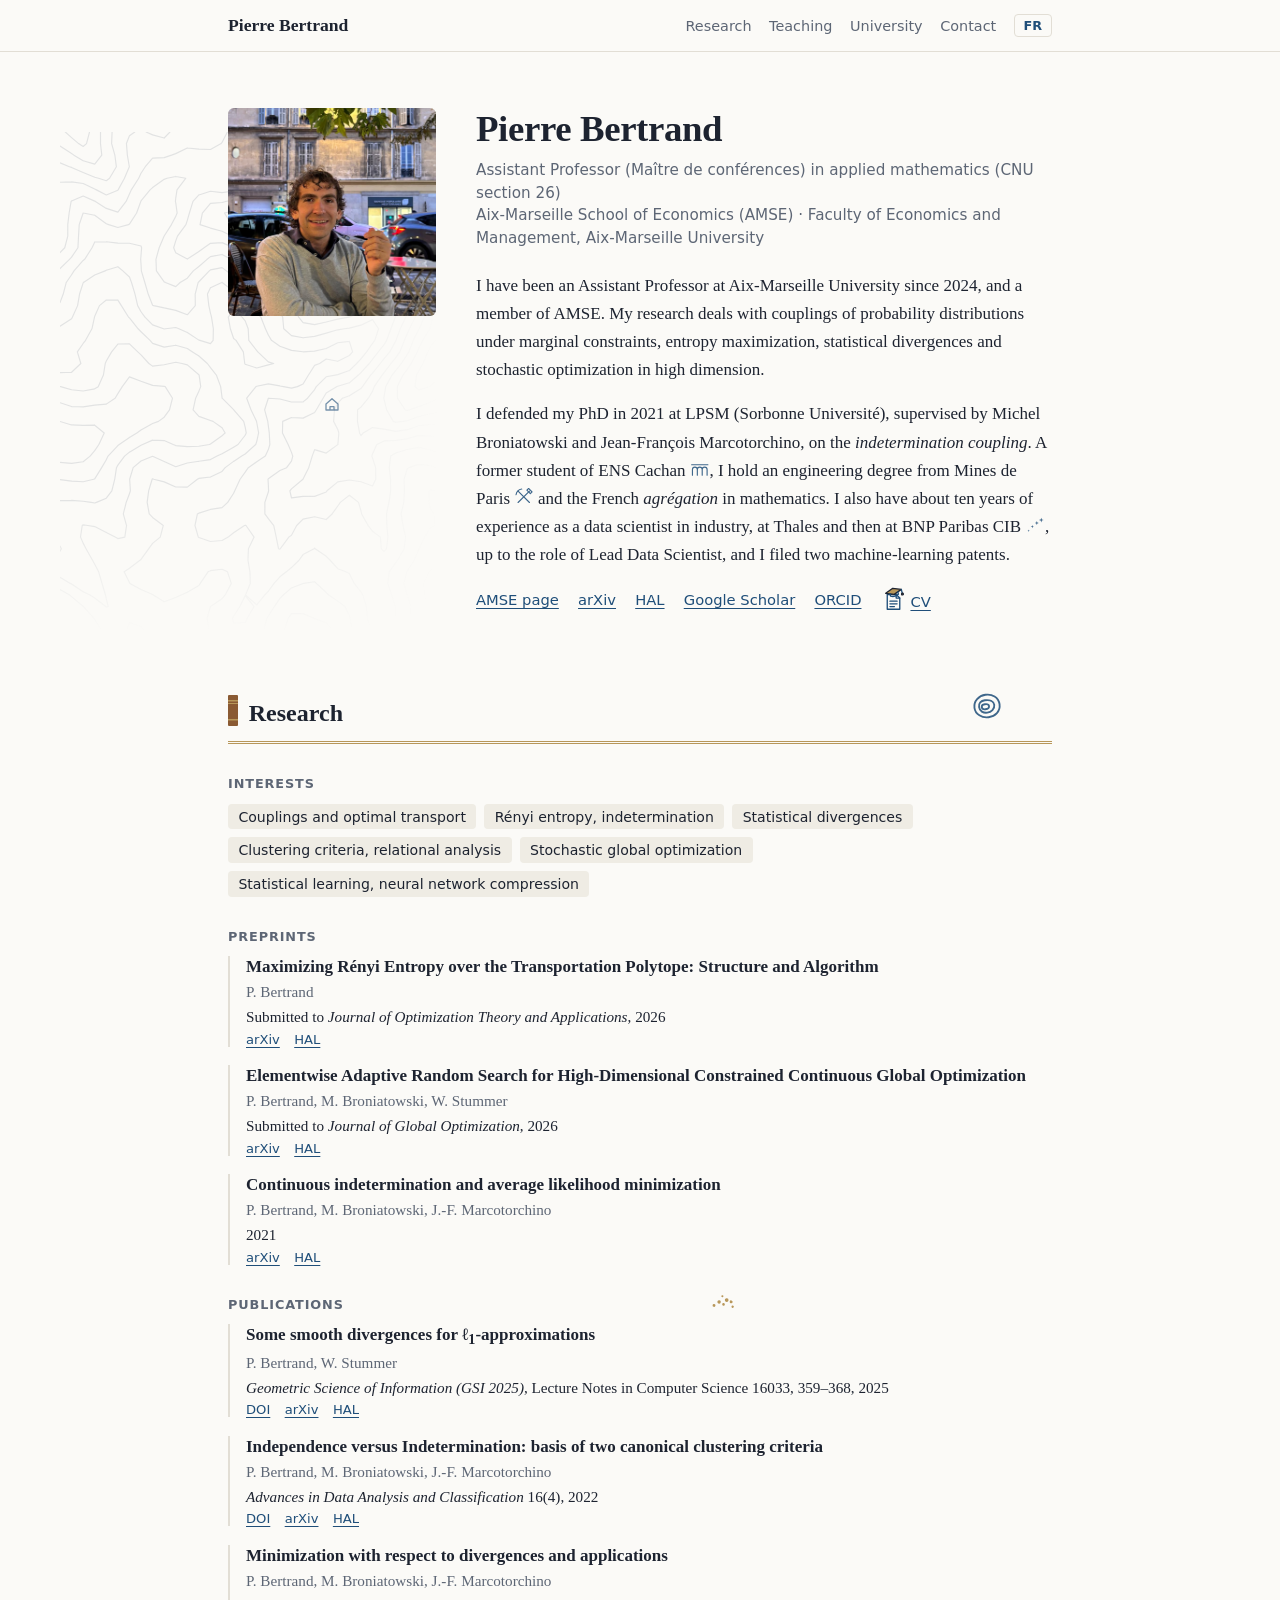
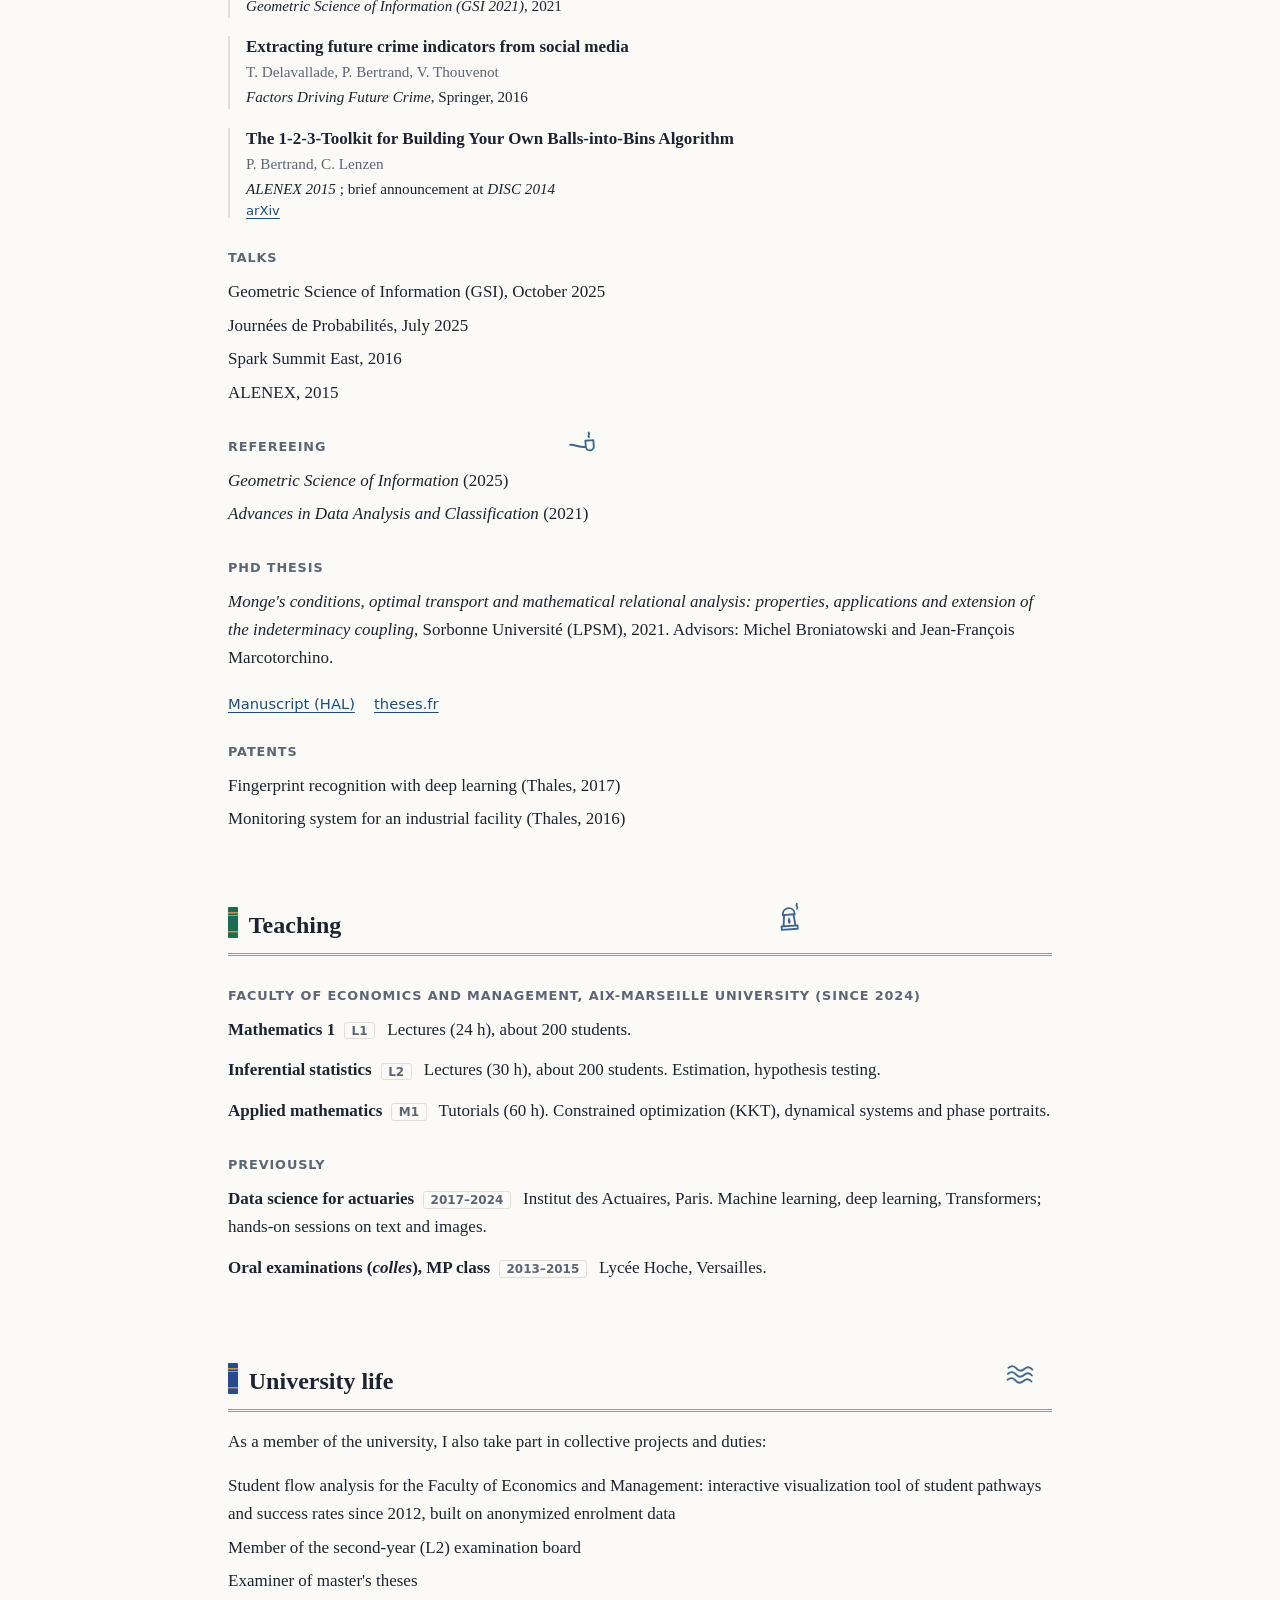
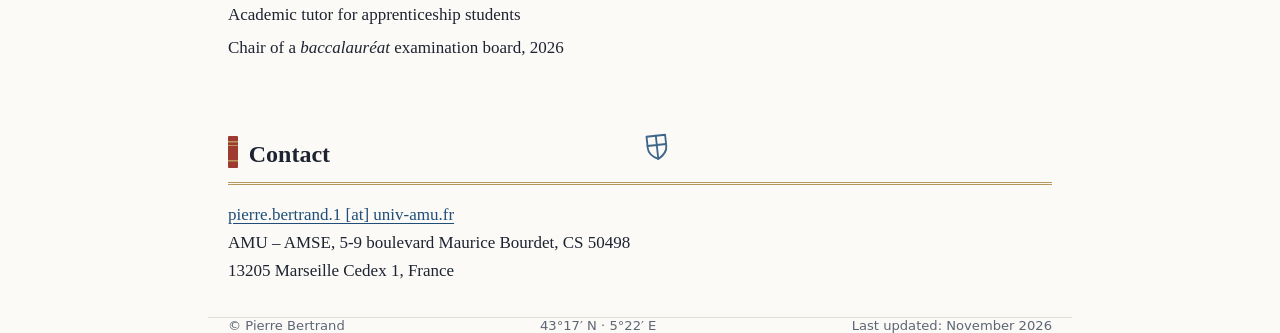
<file: index.html>
<!doctype html>
<html lang="fr" data-lang="fr">
<head>
<meta charset="utf-8">
<meta name="viewport" content="width=device-width, initial-scale=1">
<title>Pierre Bertrand — AMSE, Aix-Marseille Université</title>
<meta name="description" content="Pierre Bertrand, maître de conférences à Aix-Marseille Université (AMSE). Couplages, entropie, divergences, optimisation stochastique.">
<link rel="canonical" href="https://pierre-bertrand-hume.github.io/">
<meta name="google-site-verification" content="5UmRPym69X3iqyYUQ9qv3D2G5dwbES6RFuji7EnTnl0">
<link rel="stylesheet" href="style.css">
<link rel="icon" type="image/svg+xml" href="favicon.svg">
<script>
  // Langue : choix mémorisé, sinon langue du navigateur.
  (function () {
    var l = null;
    try { l = localStorage.getItem("lang"); } catch (e) {}
    if (l !== "fr" && l !== "en") l = (navigator.language || "fr").slice(0, 2) === "fr" ? "fr" : "en";
    document.documentElement.setAttribute("data-lang", l);
    document.documentElement.lang = l;
  })();
</script>
</head>
<body>

<!-- Pictogrammes reutilises dans le texte -->
<svg width="0" height="0" style="position:absolute" aria-hidden="true">
  <symbol id="g-mines" viewBox="0 0 24 24"><path d="M5 19 19 5M19 19 5 5"/><path d="M2.5 9.5Q3.5 3.5 9.5 2.5"/><rect x="16" y="3.5" width="6" height="3" transform="rotate(45 19 5)"/></symbol>
  <symbol id="g-cachan" viewBox="0 0 24 24"><path d="M2 7h20M3 20v-7a3 3 0 0 1 6 0v7M9 13a3 3 0 0 1 6 0v7M15 13a3 3 0 0 1 6 0v7"/></symbol>
  <symbol id="g-bnp" viewBox="0 0 24 24"><path d="M4.5 16.5Q4.5 18 6 18Q4.5 18 4.5 19.5Q4.5 18 3 18Q4.5 18 4.5 16.5zM9 11Q9 13 11 13Q9 13 9 15Q9 13 7 13Q9 13 9 11zM14.5 6Q14.5 8.5 17 8.5Q14.5 8.5 14.5 11Q14.5 8.5 12 8.5Q14.5 8.5 14.5 6zM20 2Q20 5 23 5Q20 5 20 8Q20 5 17 5Q20 5 20 2z"/></symbol>
</svg>

<header class="top">
  <div class="wrap top-in">
    <a class="brand" href="#accueil">Pierre Bertrand</a>
    <nav>
      <a href="#recherche"><span class="fr">Recherche</span><span class="en">Research</span></a>
      <a href="#enseignement"><span class="fr">Enseignement</span><span class="en">Teaching</span></a>
      <a href="#responsabilites"><span class="fr">Université</span><span class="en">University</span></a>
      <a href="#contact">Contact</a>
      <button id="lang" type="button" aria-label="Changer de langue / Switch language">
        <span class="fr">EN</span><span class="en">FR</span>
      </button>
    </nav>
  </div>
</header>

<main class="wrap">

<!-- ───────── Accueil ───────── -->
<section id="accueil" class="hero">
  <!-- Courbes de niveau en fond -->
  <img class="topo" src="assets/topo.svg" alt="">
  <svg class="maison" viewBox="0 0 24 24" aria-hidden="true"><path d="M3 21v-9l9-8 9 8v9zM9 21v-5h6v5"/></svg>
  <div class="photo"><img src="assets/photo.jpg" alt="Pierre Bertrand" width="1200" height="1600"></div>
  <div>
    <h1>Pierre Bertrand</h1>
    <p class="role">
      <span class="fr">Maître de conférences en mathématiques appliquées (section CNU 26)<br>Aix-Marseille School of Economics (AMSE) · Faculté d'économie et de gestion, Aix-Marseille Université</span>
      <span class="en">Assistant Professor (Maître de conférences) in applied mathematics (CNU section 26)<br>Aix-Marseille School of Economics (AMSE) · Faculty of Economics and Management, Aix-Marseille University</span>
    </p>

    <div class="fr">
      <p>Je suis maître de conférences à Aix-Marseille Université depuis 2024, membre de l'AMSE. Mes travaux portent sur les couplages de lois de probabilité sous contraintes de marges, la maximisation d'entropie, les divergences statistiques et l'optimisation stochastique en grande dimension.</p>
      <p>J'ai soutenu ma thèse en 2021 au LPSM (Sorbonne Université), sous la direction de Michel Broniatowski et Jean-François Marcotorchino, sur le <em>couplage d'indétermination</em>. Ancien élève de l'ENS Cachan<svg class="clin mot"><use href="#g-cachan"/></svg>, ingénieur des Mines de Paris<svg class="clin mot"><use href="#g-mines"/></svg> et agrégé de mathématiques, j'ai aussi une dizaine d'années d'expérience de data scientist dans l'industrie, chez Thales puis chez BNP Paribas CIB<svg class="clin mot plein"><use href="#g-bnp"/></svg>, jusqu'au rôle de Lead Data Scientist, et j'ai déposé deux brevets en apprentissage automatique.</p>
    </div>
    <div class="en">
      <p>I have been an Assistant Professor at Aix-Marseille University since 2024, and a member of AMSE. My research deals with couplings of probability distributions under marginal constraints, entropy maximization, statistical divergences and stochastic optimization in high dimension.</p>
      <p>I defended my PhD in 2021 at LPSM (Sorbonne Université), supervised by Michel Broniatowski and Jean-François Marcotorchino, on the <em>indetermination coupling</em>. A former student of ENS Cachan<svg class="clin mot"><use href="#g-cachan"/></svg>, I hold an engineering degree from Mines de Paris<svg class="clin mot"><use href="#g-mines"/></svg> and the French <em>agrégation</em> in mathematics. I also have about ten years of experience as a data scientist in industry, at Thales and then at BNP Paribas CIB<svg class="clin mot plein"><use href="#g-bnp"/></svg>, up to the role of Lead Data Scientist, and I filed two machine-learning patents.</p>
    </div>

    <p class="links">
      <a href="https://www.amse-aixmarseille.fr/fr/membres/bertrandp"><span class="fr">Page AMSE</span><span class="en">AMSE page</span></a>
      <a href="https://arxiv.org/search/?searchtype=author&amp;query=Bertrand%2C+Pierre+Jean-Claude+Robert">arXiv</a>
      <a href="https://hal.science/search/index?q=%22Pierre+Bertrand%22+Broniatowski">HAL</a>
      <a href="https://scholar.google.com/citations?user=iDFG1zYAAAAJ">Google Scholar</a>
      <a href="https://orcid.org/0000-0003-0838-8161">ORCID</a>
      <a class="cv" href="assets/CV_Pierre_Bertrand.pdf" target="_blank" rel="noopener"><svg viewBox="0 0 28 28" aria-hidden="true"><path d="M7 9.500h10l4 4V26H7z"/><path d="M17 9.500v4h4M10 17h8M10 20h8M10 23h5"/><g transform="rotate(-14 14 6)"><path class="toque" d="M5 6l9-3.500L23 6l-9 3.500z"/><path d="M9.500 7.800v2.600c2.800 1.600 6.200 1.600 9 0V7.800M23 6v4.500"/><circle class="toque" cx="23" cy="11.300" r="1"/></g></svg>CV</a>
    </p>
  </div>
</section>

<!-- ───────── Recherche ───────── -->
<section id="recherche">
  <h2><span class="fr">Recherche</span><span class="en">Research</span><svg class="clin" style="margin-right:6%;transform:rotate(-8deg)" viewBox="0 0 24 24" aria-hidden="true"><path d="M12 3.500c5 0 9.500 3 9.500 8.500s-4.500 8.500-9.500 8.500S2.500 17 2.500 12 7 3.500 12 3.500zM11 7.500c3.500 0 6.500 1.500 6.500 4.500s-3 5-6 5-5.500-2-5.500-5 2-4.500 5-4.500zM10.500 10.500c1.500 0 3 .5 3 1.750s-1.500 2-3 2S8 13.500 8 12.250s1-1.750 2.500-1.750z"/></svg></h2>

  <h3><span class="fr">Centres d'intérêt</span><span class="en">Interests</span></h3>
  <ul class="tags">
    <li><span class="fr">Couplages et transport optimal</span><span class="en">Couplings and optimal transport</span></li>
    <li><span class="fr">Entropie de Rényi, indétermination</span><span class="en">Rényi entropy, indetermination</span></li>
    <li><span class="fr">Divergences statistiques</span><span class="en">Statistical divergences</span></li>
    <li><span class="fr">Critères de clustering, analyse relationnelle</span><span class="en">Clustering criteria, relational analysis</span></li>
    <li><span class="fr">Optimisation globale stochastique</span><span class="en">Stochastic global optimization</span></li>
    <li><span class="fr">Apprentissage statistique, compression de réseaux de neurones</span><span class="en">Statistical learning, neural network compression</span></li>
  </ul>

  <h3><span class="fr">Prépublications</span><span class="en">Preprints</span></h3>
  <ol class="pubs">
    <li>
      <span class="t">Maximizing Rényi Entropy over the Transportation Polytope: Structure and Algorithm</span>
      <span class="a">P. Bertrand</span>
      <span class="v"><span class="fr">Soumis à</span><span class="en">Submitted to</span> <em>Journal of Optimization Theory and Applications</em>, 2026</span>
      <span class="l"><a href="https://arxiv.org/abs/2601.09347">arXiv</a><a href="https://hal.science/hal-05457049">HAL</a></span>
    </li>
    <li>
      <span class="t">Elementwise Adaptive Random Search for High-Dimensional Constrained Continuous Global Optimization</span>
      <span class="a">P. Bertrand, M. Broniatowski, W. Stummer</span>
      <span class="v"><span class="fr">Soumis à</span><span class="en">Submitted to</span> <em>Journal of Global Optimization</em>, 2026</span>
      <span class="l"><a href="https://arxiv.org/abs/2503.23864">arXiv</a><a href="https://hal.science/hal-05010725">HAL</a></span>
    </li>
    <li>
      <span class="t">Continuous indetermination and average likelihood minimization</span>
      <span class="a">P. Bertrand, M. Broniatowski, J.-F. Marcotorchino</span>
      <span class="v">2021</span>
      <span class="l"><a href="https://arxiv.org/abs/2105.01348">arXiv</a><a href="https://hal.science/hal-03215096">HAL</a></span>
    </li>
  </ol>

  <h3>Publications<svg class="clin plein" style="margin-right:38%;transform:rotate(6deg)" viewBox="0 0 24 24" aria-hidden="true"><circle cx="5.500" cy="14.500" r="1.100"/><circle cx="9" cy="11.500" r="1.300"/><circle cx="12.500" cy="13" r="1"/><circle cx="14.500" cy="9.500" r="1.400"/><circle cx="18" cy="10.500" r="1.100"/><circle cx="19.500" cy="14" r=".9"/><circle cx="11" cy="7" r=".8"/></svg></h3>
  <ol class="pubs">
    <li>
      <span class="t">Some smooth divergences for ℓ<sub>1</sub>-approximations</span>
      <span class="a">P. Bertrand, W. Stummer</span>
      <span class="v"><em>Geometric Science of Information (GSI 2025)</em>, Lecture Notes in Computer Science 16033, 359–368, 2025</span>
      <span class="l"><a href="https://doi.org/10.1007/978-3-032-03918-7_37">DOI</a><a href="https://arxiv.org/abs/2511.00219">arXiv</a><a href="https://hal.science/hal-05142505">HAL</a></span>
    </li>
    <li>
      <span class="t">Independence versus Indetermination: basis of two canonical clustering criteria</span>
      <span class="a">P. Bertrand, M. Broniatowski, J.-F. Marcotorchino</span>
      <span class="v"><em>Advances in Data Analysis and Classification</em> 16(4), 2022</span>
      <span class="l"><a href="https://doi.org/10.1007/s11634-021-00484-1">DOI</a><a href="https://arxiv.org/abs/2007.08820">arXiv</a><a href="https://hal.science/hal-02901167">HAL</a></span>
    </li>
    <li>
      <span class="t">Minimization with respect to divergences and applications</span>
      <span class="a">P. Bertrand, M. Broniatowski, J.-F. Marcotorchino</span>
      <span class="v"><em>Geometric Science of Information (GSI 2021)</em>, 2021</span>
    </li>
    <li>
      <span class="t">Extracting future crime indicators from social media</span>
      <span class="a">T. Delavallade, P. Bertrand, V. Thouvenot</span>
      <span class="v"><em>Factors Driving Future Crime</em>, Springer, 2016</span>
    </li>
    <li>
      <span class="t">The 1-2-3-Toolkit for Building Your Own Balls-into-Bins Algorithm</span>
      <span class="a">P. Bertrand, C. Lenzen</span>
      <span class="v"><em>ALENEX 2015</em> ; <span class="fr">annonce courte à</span><span class="en">brief announcement at</span> <em>DISC 2014</em></span>
      <span class="l"><a href="https://arxiv.org/abs/1407.8433">arXiv</a></span>
    </li>
  </ol>

  <h3><span class="fr">Exposés</span><span class="en">Talks</span></h3>
  <ul class="plain">
    <li>Geometric Science of Information (GSI), <span class="fr">octobre 2025</span><span class="en">October 2025</span></li>
    <li>Journées de Probabilités, <span class="fr">juillet 2025</span><span class="en">July 2025</span></li>
    <li>Spark Summit East, 2016</li>
    <li>ALENEX, 2015</li>
  </ul>

  <h3><span class="fr">Relecture d'articles</span><span class="en">Refereeing</span><svg class="clin" style="margin-right:55%;transform:rotate(-5deg)" viewBox="0 0 24 24" aria-hidden="true"><path d="M14 9h6v4.500a3 3 0 0 1-6 0zM14 13.500C10 14 7 11.500 2.500 11M17 6.500c-1-1.500 1-2 0-3.500"/></svg></h3>
  <ul class="plain">
    <li><em>Geometric Science of Information</em> (2025)</li>
    <li><em>Advances in Data Analysis and Classification</em> (2021)</li>
  </ul>

  <h3><span class="fr">Thèse</span><span class="en">PhD thesis</span></h3>
  <p>
    <span class="fr"><em>Conditions de Monge, transport optimal et pont relationnel : propriétés, applications et extension du couplage d'indétermination</em>, Sorbonne Université (LPSM), 2021. Direction : Michel Broniatowski et Jean-François Marcotorchino.</span>
    <span class="en"><em>Monge's conditions, optimal transport and mathematical relational analysis: properties, applications and extension of the indeterminacy coupling</em>, Sorbonne Université (LPSM), 2021. Advisors: Michel Broniatowski and Jean-François Marcotorchino.</span>
  </p>
  <p class="links">
    <a href="https://theses.hal.science/tel-03602842"><span class="fr">Manuscrit (HAL)</span><span class="en">Manuscript (HAL)</span></a>
    <a href="https://theses.fr/2021SORUS368">theses.fr</a>
  </p>

  <h3><span class="fr">Brevets</span><span class="en">Patents</span></h3>
  <ul class="plain">
    <li><span class="fr">Reconnaissance d'empreintes digitales par apprentissage profond (Thales, 2017)</span><span class="en">Fingerprint recognition with deep learning (Thales, 2017)</span></li>
    <li><span class="fr">Système de surveillance d'une installation industrielle (Thales, 2016)</span><span class="en">Monitoring system for an industrial facility (Thales, 2016)</span></li>
  </ul>
</section>

<!-- ───────── Enseignement ───────── -->
<section id="enseignement">
  <h2><span class="fr">Enseignement</span><span class="en">Teaching</span><svg class="clin" style="margin-right:30%;transform:rotate(-4deg)" viewBox="0 0 24 24" aria-hidden="true"><path d="M7.500 9.500c0-6.500 9-6.500 9 0M9 9.500h6M8.500 9.500h7l1 8.500h-9zM6 18h12v2.500H6zM18.500 5.500c1.300-1.300-1.200-2.200.1-3.800"/><path fill="currentColor" stroke="none" d="M12 16.500c-2-1.600-.6-3.600 0-5.500.6 1.900 2 3.900 0 5.500z"/></svg></h2>

  <h3><span class="fr">Faculté d'économie et de gestion, Aix-Marseille Université (depuis 2024)</span><span class="en">Faculty of Economics and Management, Aix-Marseille University (since 2024)</span></h3>
  <ul class="courses">
    <li>
      <b><span class="fr">Mathématiques 1</span><span class="en">Mathematics 1</span></b> <i>L1</i>
      <span class="fr">Cours magistral (24 h), environ 200 étudiants.</span>
      <span class="en">Lectures (24 h), about 200 students.</span>
    </li>
    <li>
      <b><span class="fr">Statistiques inférentielles</span><span class="en">Inferential statistics</span></b> <i>L2</i>
      <span class="fr">Cours magistral (30 h), environ 200 étudiants. Estimation, tests statistiques.</span>
      <span class="en">Lectures (30 h), about 200 students. Estimation, hypothesis testing.</span>
    </li>
    <li>
      <b><span class="fr">Mathématiques appliquées</span><span class="en">Applied mathematics</span></b> <i>M1</i>
      <span class="fr">Travaux dirigés (60 h). Optimisation sous contraintes (KKT), systèmes dynamiques et portraits de phase.</span>
      <span class="en">Tutorials (60 h). Constrained optimization (KKT), dynamical systems and phase portraits.</span>
    </li>
  </ul>

  <h3><span class="fr">Auparavant</span><span class="en">Previously</span></h3>
  <ul class="courses">
    <li>
      <b><span class="fr">Data science pour l'actuariat</span><span class="en">Data science for actuaries</span></b> <i>2017–2024</i>
      <span class="fr">Institut des Actuaires, Paris. Apprentissage automatique, apprentissage profond, Transformers ; travaux pratiques sur texte et images.</span>
      <span class="en">Institut des Actuaires, Paris. Machine learning, deep learning, Transformers; hands-on sessions on text and images.</span>
    </li>
    <li>
      <b><span class="fr">Interrogations orales en MP</span><span class="en">Oral examinations (<em>colles</em>), MP class</span></b> <i>2013–2015</i>
      <span class="fr">Lycée Hoche, Versailles.</span>
      <span class="en">Lycée Hoche, Versailles.</span>
    </li>
  </ul>
</section>

<!-- ───────── Responsabilités ───────── -->
<section id="responsabilites">
  <h2><span class="fr">Vie de l'université</span><span class="en">University life</span><svg class="clin" style="margin-right:2%;transform:rotate(4deg)" viewBox="0 0 24 24" aria-hidden="true"><path d="M3 8c2-2 4-2 6 0s4 2 6 0 4-2 6 0M3 12.500c2-2 4-2 6 0s4 2 6 0 4-2 6 0M3 17c2-2 4-2 6 0s4 2 6 0 4-2 6 0"/></svg></h2>
  <p>
    <span class="fr">En tant que membre de l'université, je prends aussi part à des projets et à des tâches collectives :</span>
    <span class="en">As a member of the university, I also take part in collective projects and duties:</span>
  </p>
  <ul class="plain">
    <li><span class="fr">Analyse des flux d'étudiants de la Faculté d'économie et de gestion : outil de visualisation interactive des parcours et de la réussite depuis 2012, à partir des données d'inscription anonymisées</span><span class="en">Student flow analysis for the Faculty of Economics and Management: interactive visualization tool of student pathways and success rates since 2012, built on anonymized enrolment data</span></li>
    <li><span class="fr">Membre du jury de L2</span><span class="en">Member of the second-year (L2) examination board</span></li>
    <li><span class="fr">Rapporteur de mémoires de master</span><span class="en">Examiner of master's theses</span></li>
    <li><span class="fr">Tuteur référent d'étudiants en apprentissage</span><span class="en">Academic tutor for apprenticeship students</span></li>
    <li><span class="fr">Président de jury du baccalauréat, session 2026</span><span class="en">Chair of a <em>baccalauréat</em> examination board, 2026</span></li>  </ul>
</section>

<!-- ───────── Contact ───────── -->
<section id="contact">
  <h2>Contact<svg class="clin" style="margin-right:46%;transform:rotate(-6deg)" viewBox="0 0 24 24" aria-hidden="true"><path d="M5 3.500h14v8.500c0 5-4 7.500-7 9-3-1.500-7-4-7-9z"/><path d="M12 3.500V21M5 10.500h14"/></svg></h2>
  <p>
    <a id="mail" href="#contact">pierre.bertrand.1 [at] univ-amu.fr</a><br>
    AMU – AMSE, 5-9 boulevard Maurice Bourdet, CS 50498<br>
    13205 Marseille Cedex 1, France
  </p>
</section>

</main>

<footer class="wrap">
  <span>© Pierre Bertrand</span>
  <span>43°17′ N · 5°22′ E</span>
  <span><span class="fr">Mise à jour : novembre 2026</span><span class="en">Last updated: November 2026</span></span>
</footer>

<script>
  document.getElementById("lang").addEventListener("click", function () {
    var h = document.documentElement;
    var l = h.getAttribute("data-lang") === "fr" ? "en" : "fr";
    h.setAttribute("data-lang", l);
    h.lang = l;
    try { localStorage.setItem("lang", l); } catch (e) {}
  });
  // Adresse reconstituée au clic, pour limiter le spam.
  document.getElementById("mail").addEventListener("click", function (e) {
    e.preventDefault();
    location.href = "mailto:" + ["pierre.bertrand.1", "univ-amu.fr"].join("@");
  });
</script>
</body>
</html>
</file>
<file: style.css>
:root {
  --bg: #fbfaf7;
  --fg: #1d2330;
  --muted: #5d6675;
  --rule: #e2ded5;
  --accent: #1f4e79;
  --tag: #efece4;
  --gold: #b8975a;
  --serif: "Iowan Old Style", "Palatino Linotype", Palatino, "Book Antiqua", Georgia, serif;
  --sans: system-ui, -apple-system, "Segoe UI", Roboto, "Helvetica Neue", Arial, sans-serif;
}
@media (prefers-color-scheme: dark) {
  :root {
    --bg: #14171c;
    --fg: #e6e3dc;
    --muted: #9aa2af;
    --rule: #2b3038;
    --accent: #8fbbe6;
    --tag: #1f242c;
  }
}

* { box-sizing: border-box; }
html { scroll-behavior: smooth; scroll-padding-top: 4.5rem; }
body {
  margin: 0;
  background: var(--bg);
  color: var(--fg);
  font: 17px/1.65 var(--serif);
  -webkit-text-size-adjust: 100%;
}

/* Bilingue : on masque la langue inactive. */
html[data-lang="fr"] .en,
html[data-lang="en"] .fr { display: none !important; }

.wrap { max-width: 54rem; margin: 0 auto; padding: 0 1.25rem; }

a { color: var(--accent); text-decoration-thickness: 1px; text-underline-offset: 3px; }
a:hover { text-decoration-thickness: 2px; }

/* En-tête */
.top {
  position: sticky; top: 0; z-index: 10;
  background: var(--bg);
  border-bottom: 1px solid var(--rule);
}
.top-in {
  display: flex; align-items: center; justify-content: space-between;
  gap: 1rem; flex-wrap: wrap;
  padding-top: .7rem; padding-bottom: .7rem;
}
.brand { font-weight: 700; font-size: 1.1rem; color: var(--fg); text-decoration: none; }
nav { display: flex; align-items: center; gap: 1.1rem; flex-wrap: wrap; font: 500 .9rem var(--sans); }
nav a { color: var(--muted); text-decoration: none; }
nav a:hover { color: var(--accent); }
#lang {
  font: 600 .8rem var(--sans);
  color: var(--accent); background: none;
  border: 1px solid var(--rule); border-radius: 4px;
  padding: .2rem .55rem; cursor: pointer;
}
#lang:hover { border-color: var(--accent); }

/* Accueil */
.hero {
  display: grid; grid-template-columns: 13rem 1fr; gap: 2.5rem;
  align-items: start;
  padding-top: 3.5rem;
}
/* Cadre carré ; l'image est recadrée et zoomée sur le visage.
   Pour ajuster : scale = zoom, transform-origin = point visé (x y). */
.photo { width: 100%; aspect-ratio: 1; border-radius: 6px; overflow: hidden; }
.photo img {
  width: 100%; height: 100%; display: block;
  object-fit: cover; object-position: 50% 45%;
  transform: scale(1.35); transform-origin: 47% 52%;
}
h1 { font-size: 2.3rem; line-height: 1.15; margin: 0 0 .5rem; letter-spacing: -.01em; }
.role { font: .95rem/1.5 var(--sans); color: var(--muted); margin: 0 0 1.4rem; }
.links { display: flex; flex-wrap: wrap; gap: .4rem 1.2rem; font: 500 .92rem var(--sans); margin-top: 1.4rem; }

/* Sections */
section { padding-bottom: 1rem; }
h2 {
  font-size: 1.5rem; margin: 3.2rem 0 1rem;
  /* double filet doré, comme sur un dos de Pléiade */
  padding-bottom: .45rem; border-bottom: 3px double var(--gold);
}
h3 {
  font: 600 .8rem var(--sans); letter-spacing: .07em; text-transform: uppercase;
  color: var(--muted); margin: 2rem 0 .8rem;
}
p { margin: 0 0 1rem; }

ul.plain, ul.courses, ol.pubs, ul.tags { list-style: none; padding: 0; margin: 0; }
ul.plain li { margin-bottom: .35rem; }

.tags { display: flex; flex-wrap: wrap; gap: .5rem; }
.tags li {
  font: .88rem var(--sans); background: var(--tag);
  border-radius: 4px; padding: .3rem .65rem;
}

/* Publications */
.pubs li { margin-bottom: 1.15rem; padding-left: 1rem; border-left: 2px solid var(--rule); }
.pubs span.t, .pubs span.a, .pubs span.v, .pubs span.l { display: block; }
.pubs .t { font-weight: 700; line-height: 1.35; }
.pubs .a { color: var(--muted); font-size: .95rem; }
.pubs .v { font-size: .95rem; }
.pubs .l { font: 500 .82rem var(--sans); margin-top: .15rem; }
.pubs .l a { margin-right: .9rem; }

/* Cours */
.courses li { margin-bottom: .8rem; }
.courses b { font-weight: 700; }
.courses i {
  font: normal 600 .75rem var(--sans); color: var(--muted);
  border: 1px solid var(--rule); border-radius: 3px;
  padding: .05rem .4rem; margin: 0 .5rem 0 .3rem; white-space: nowrap;
}

/* Courbes de niveau très pâles derrière la photo et la bio */
html, body { overflow-x: clip; }
.hero { position: relative; isolation: isolate; }
/* Carte centrée sur Massevaques, placée sous la photo : --cx / --cy = position du hameau */
.hero { --carte: 34rem; --cx: 6.5rem; --cy: 22rem; }
.topo {
  position: absolute; z-index: -1; pointer-events: none;
  left: calc(var(--cx) - var(--carte) / 2); top: calc(var(--cy) - var(--carte) / 2);
  width: var(--carte); height: var(--carte);
  opacity: .38;
  /* le relief s'efface avant le texte, à droite, et avant la rubrique suivante, en bas */
  -webkit-mask-image: linear-gradient(to left, transparent 30%, rgba(0,0,0,.3) 42%, #000 56%), linear-gradient(to bottom, #000 68%, transparent 92%);
          mask-image: linear-gradient(to left, transparent 30%, rgba(0,0,0,.3) 42%, #000 56%), linear-gradient(to bottom, #000 68%, transparent 92%);
  -webkit-mask-composite: source-in; mask-composite: intersect;
}
/* Massevaques : une petite maison au centre de la carte */
.maison {
  position: absolute; z-index: -1; pointer-events: none;
  width: 16px; height: 16px;
  left: calc(var(--cx) - 8px); top: calc(var(--cy) - 8px);
  fill: none; stroke: var(--accent); stroke-width: 2; stroke-linejoin: round; opacity: .6;
}
/* Sur téléphone : la carte passe à droite de la photo, au-dessus du texte */
@media (max-width: 640px) {
  .hero { --carte: 22rem; --cx: 16rem; --cy: 7rem; }
  .topo {
    -webkit-mask-image: linear-gradient(to bottom, #000 50%, transparent 72%);
            mask-image: linear-gradient(to bottom, #000 50%, transparent 72%);
  }
}

/* Petit dos de Pléiade devant chaque grand titre : un cuir par rubrique */
h2::before {
  content: ""; display: inline-block;
  width: .65rem; height: 1.3em; margin-right: .65rem; vertical-align: -.22em;
  border-radius: 1px;
  background:
    linear-gradient(var(--gold), var(--gold)) 0 16% / 100% 1.5px no-repeat,
    linear-gradient(var(--gold), var(--gold)) 0 27% / 100% 1px no-repeat,
    linear-gradient(var(--gold), var(--gold)) 0 80% / 100% 1.5px no-repeat,
    var(--cuir, var(--muted));
}
#recherche       { --cuir: #8a5a33; }  /* havane */
#enseignement    { --cuir: #1f6b52; }  /* vert émeraude */
#responsabilites { --cuir: #2b4a8a; }  /* bleu */
#contact         { --cuir: #9e3a30; }  /* rouge vénitien */

/* Clins d'œil disséminés dans les titres, volontairement sans légende */
.clin {
  float: right; width: 32px; height: 32px;
  color: var(--accent); opacity: .85;
  fill: none; stroke: currentColor;
  stroke-width: 1.4; stroke-linecap: round; stroke-linejoin: round;
}
.clin.plein { fill: currentColor; stroke: none; }
h2 .clin { margin-top: -4px; }
h3 .clin { margin-top: -10px; }
h3 .clin.plein { color: var(--gold); opacity: 1; }   /* étoiles dorées de la Pléiade */
/* variante posée dans le texte, juste après le mot concerné */
.clin.mot {
  float: none; display: inline-block; width: 1.15em; height: 1.15em;
  vertical-align: -.2em; margin-left: .25em;
}

footer {
  display: flex; justify-content: space-between; flex-wrap: wrap; gap: .5rem;
  margin-top: 3rem; padding-top: 1.2rem; padding-bottom: 2.5rem;
  border-top: 1px solid var(--rule);
  font: .82rem var(--sans); color: var(--muted);
}

@media (max-width: 640px) {
  body { font-size: 16px; }
  .hero { grid-template-columns: 1fr; gap: 1.5rem; padding-top: 2rem; }
  .photo { max-width: 10rem; }
  h1 { font-size: 1.9rem; }
  nav { gap: .8rem; }
}

/* Lien CV : une feuille coiffée d'une toque de travers, qui se dandine au survol */
.links .cv { display: inline-flex; align-items: center; gap: .3rem; }
.cv svg {
  width: 1.7em; height: 1.7em; margin-top: -.35em;
  fill: none; stroke: currentColor; stroke-width: 1.5; stroke-linecap: round; stroke-linejoin: round;
  transform-origin: 50% 90%;
}
.cv svg .toque { fill: var(--gold); stroke: var(--fg); }
.cv:hover svg { animation: dandine .6s ease-in-out 2; }
@keyframes dandine { 0%,100% { transform: rotate(0); } 25% { transform: rotate(-9deg); } 75% { transform: rotate(9deg); } }
@media (prefers-reduced-motion: reduce) { .cv:hover svg { animation: none; } }
</file>
